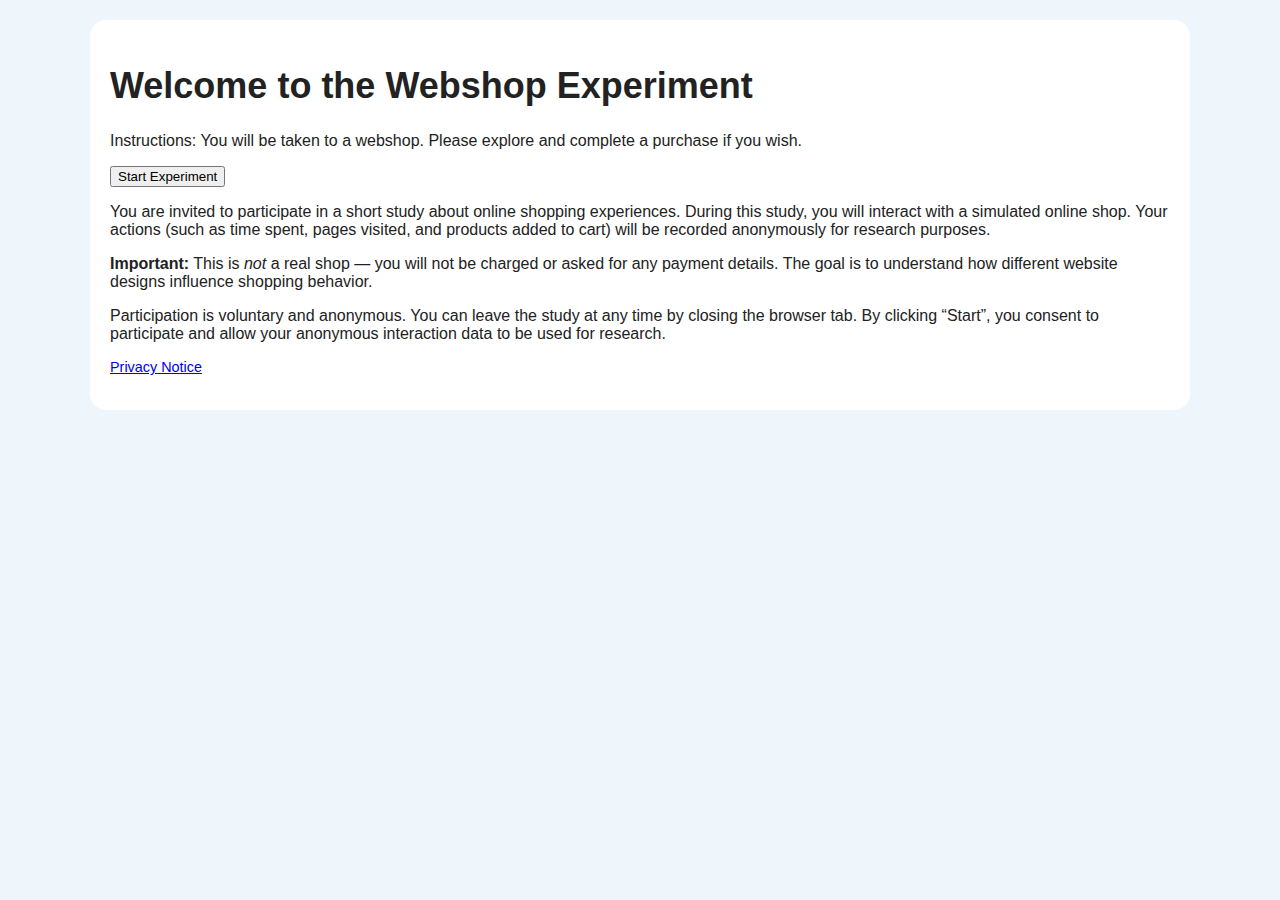
<file: index.html>
<!DOCTYPE html>
<html lang="en">
  <head>
    <meta charset="UTF-8">
    <meta name="viewport" content="width=device-width, initial-scale=1.0">
    <meta http-equiv="X-UA-Compatible" content="ie=edge">
    <title>HTML 5 Boilerplate</title>
    <link rel="stylesheet" href="style.css">
    <script src="js/version.js"></script>
  </head>
  <body>
    <main>
      <h1>Welcome to the Webshop Experiment</h1>
      <p>Instructions: You will be taken to a webshop. Please explore and complete a purchase if you wish.</p>
      <button id="start-btn">Start Experiment</button>
      <p>You are invited to participate in a short study about online shopping experiences. During this study, you will interact with a simulated online shop. Your actions (such as time spent, pages visited, and products added to cart) will be recorded anonymously for research purposes.</p>

    <p>
      <strong>Important:</strong> This is <em>not</em> a real shop — you will not be charged or asked for any payment details. The goal is to understand how different website designs influence shopping behavior.</p>

    <p>Participation is voluntary and anonymous. You can leave the study at any time by closing the browser tab. By clicking “Start”, you consent to participate and allow your anonymous interaction data to be used for research.</p>

    <p style="font-size: 0.9em;">
      <a href="#" onclick="alert('This website is part of a research project conducted for academic purposes. We record anonymous interaction data (for example, pages visited, time spent, and buttons clicked). No personal data (such as name, email, or payment information) are collected, and participation involves no real purchases. The data are stored securely in an EU-compliant database (Firebase/Google Cloud) and are used only for research and educational analysis. You may withdraw at any time by closing the page, and you can request deletion of your data on the debrief page after completing the study.'); return false;">
      Privacy Notice
      </a>
    </p>
  </main>

  <script>
  document.getElementById('start-btn').addEventListener('click', () => {
    const versions = ['awgxgqqnaen.html', 'bqfpmswwuof.html', 'crsvmfzjiif.html', 'degknalnqgm.html'];
    const chosen = versions[Math.floor(Math.random() * versions.length)];
    const sessionId = 'session_' + Math.random().toString(36).substring(2, 10); //generate an ID, I guess
    localStorage.setItem("sessionStartMs", String(Date.now()));
    localStorage.setItem('shopVersion', chosen); // store which version they got
    localStorage.setItem('sessionId', sessionId); // store which session ID they got
    localStorage.setItem("productDetailViewsCount", "0");
    localStorage.setItem("paginationNextCount", "0");
    localStorage.setItem("paginationPrevCount", "0");
    localStorage.setItem("reachedPage2", "false");
    
    window.location.href = 'versions/' + chosen;
  });
  </script>
</body>
</html>
</file>
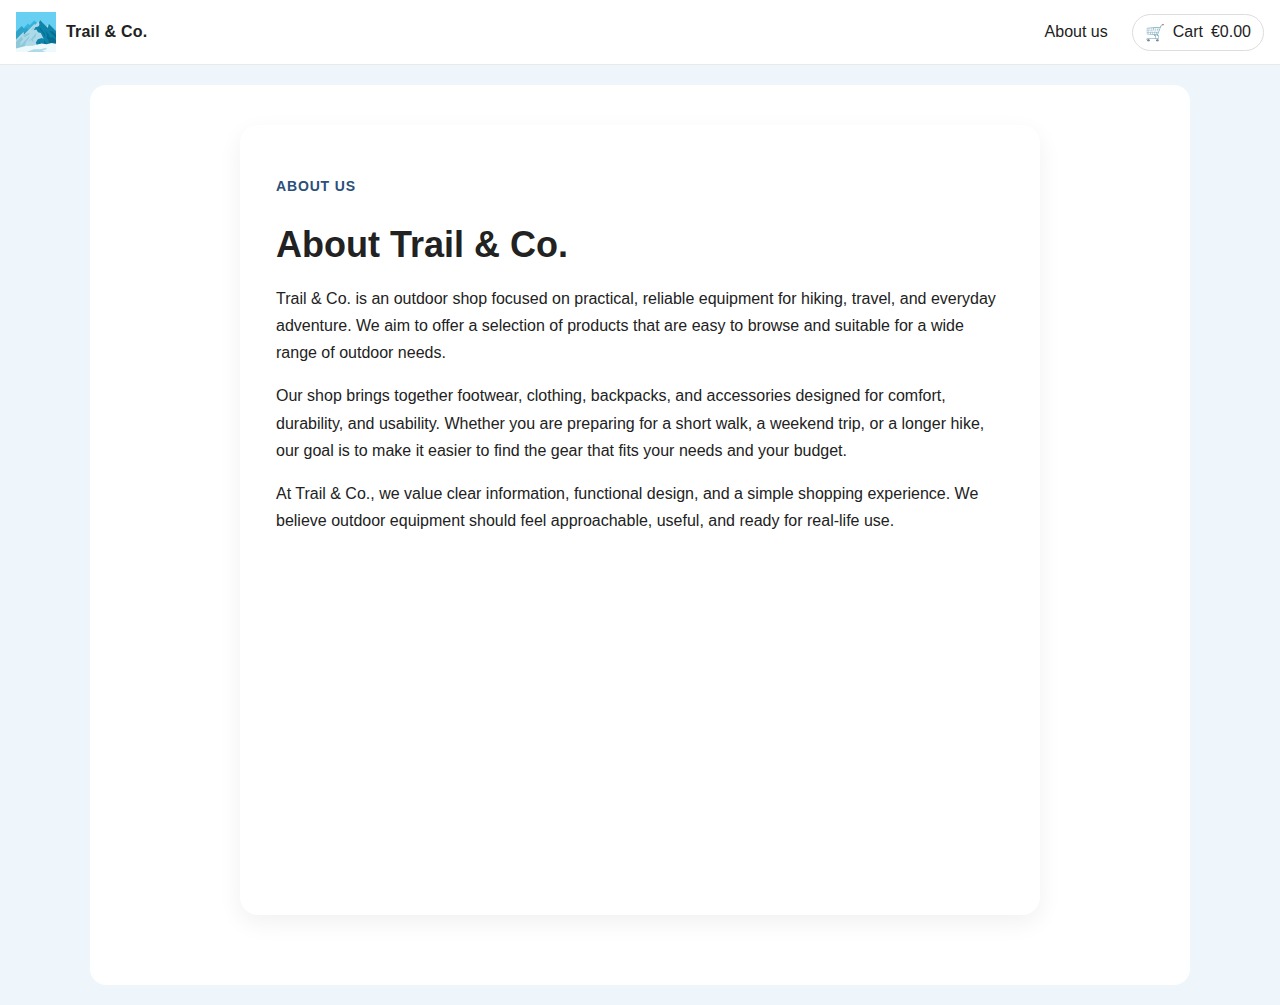
<file: about.html>
<!DOCTYPE html>
<html lang="en">
<head>
  <meta charset="UTF-8" />
  <meta name="viewport" content="width=device-width, initial-scale=1.0" />
  <title>About us</title>
  <link rel="stylesheet" href="style.css" />
  <script src="js/header.js" defer></script>
  <script src="js/cart.js" defer></script>
</head>
<body>
  <main class="about-page">
    <section class="about-card">
      <p class="eyebrow">About us</p>
      <h1>About Trail &amp; Co.</h1>

      <p>
        Trail &amp; Co. is an outdoor shop focused on practical, reliable equipment for hiking, travel, and everyday adventure. We aim to offer a selection of products that are easy to browse and suitable for a wide range of outdoor needs.
      </p>

      <p>
        Our shop brings together footwear, clothing, backpacks, and accessories designed for comfort, durability, and usability. Whether you are preparing for a short walk, a weekend trip, or a longer hike, our goal is to make it easier to find the gear that fits your needs and your budget.
      </p>

      <p>
        At Trail &amp; Co., we value clear information, functional design, and a simple shopping experience. We believe outdoor equipment should feel approachable, useful, and ready for real-life use.
      </p>
    </section>
  </main>

  <script>
    window.addEventListener("DOMContentLoaded", () => {
      window.insertHeader?.();
      window.updateHeaderCart?.();
    });

    window.addEventListener("pageshow", () => {
      window.updateHeaderCart?.();
    });
  </script>
</body>
</html>
</file>
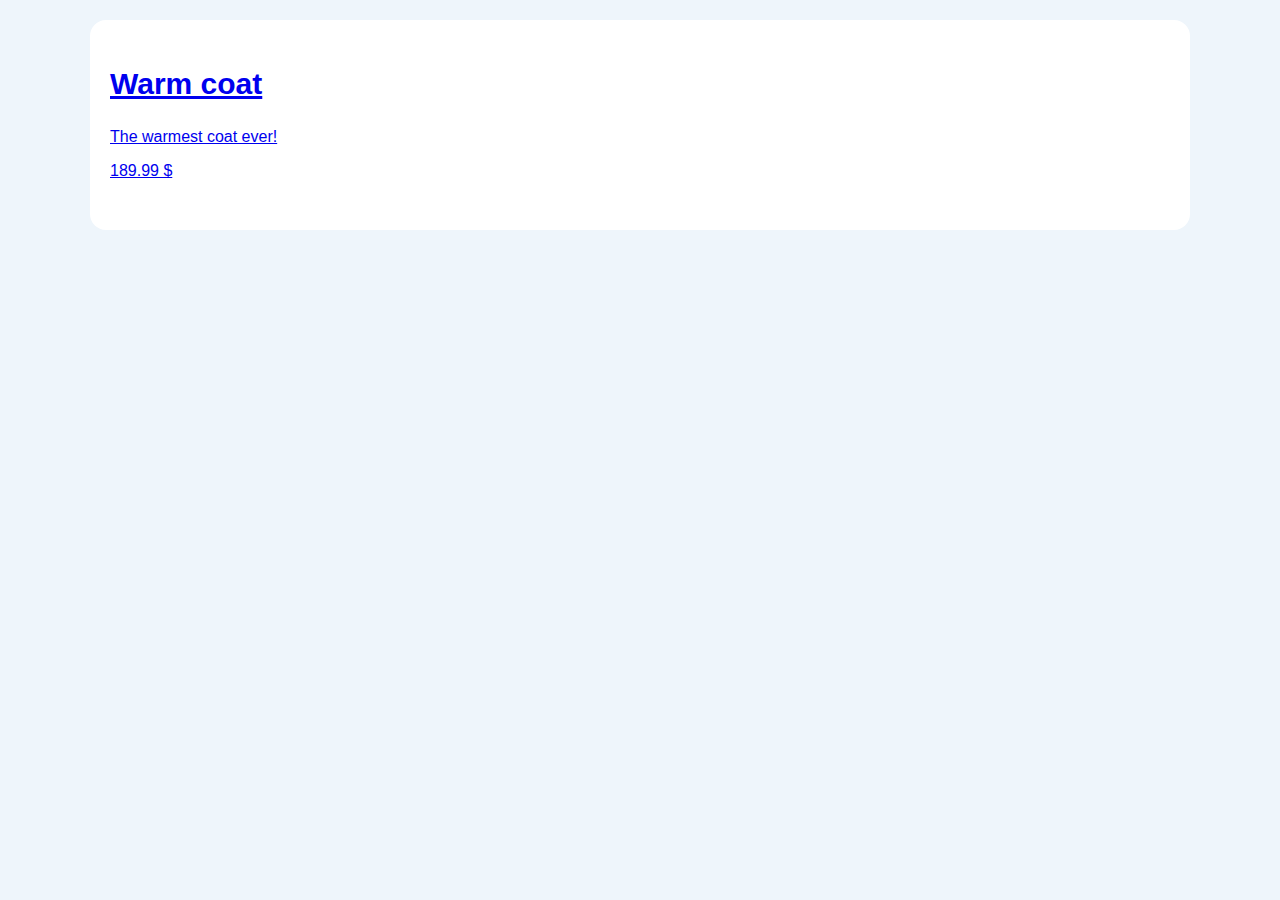
<file: awgxgqqnaen.html>
<!DOCTYPE html>
<html lang="en">
  <head>
    <meta charset="UTF-8">
    <meta name="viewport" content="width=device-width, initial-scale=1.0">
    <meta http-equiv="X-UA-Compatible" content="ie=edge">
    <title>HTML 5 Boilerplate</title>
    <link rel="stylesheet" href="style.css">
  </head>
  <body>
    <main>
        <section>
            <h2><a href="/products/coat1.html">Warm coat</a></h2>
            <p><a href="/products/coat1.html">The warmest coat ever!</a></p>
            <price><a href="/products/coat1.html">189.99 $</a></price>
        </section>
    </main>
    <script src="cart.js"></script>
  </body>
</html>
</file>
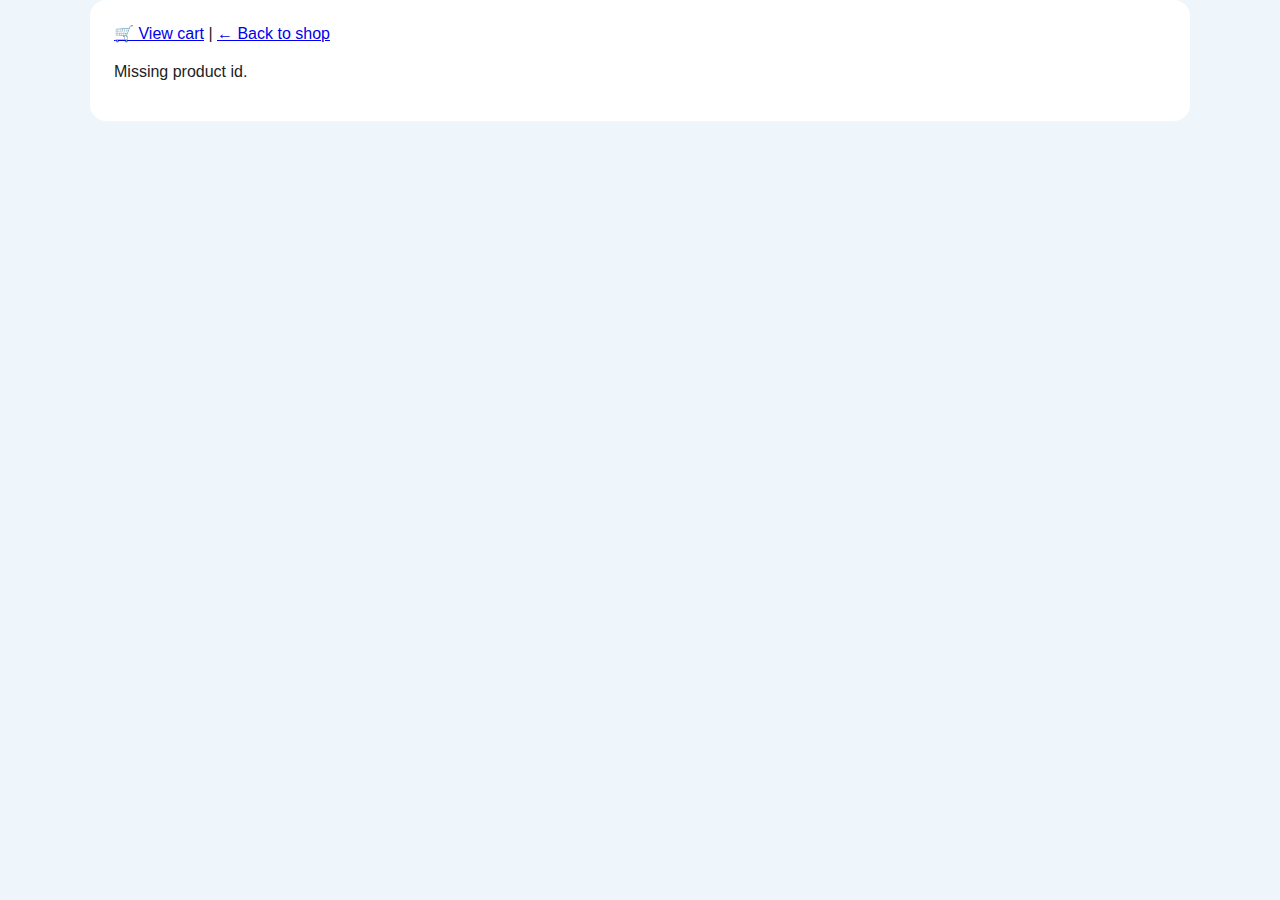
<file: product.html>
<!DOCTYPE html>
<html lang="en">
<head>
  <meta charset="UTF-8" />
  <meta name="viewport" content="width=device-width, initial-scale=1.0" />
  <title>Product</title>

  <link rel="stylesheet" href="style.css" />
  <script src="js/cart.js" defer></script>
</head>
<body>
  <main class="container">
    <a href="cart.html">🛒 View cart</a> |
    <a href="versions/crsvmfzjiif.html">← Back to shop</a>

    <div id="product" style="margin-top: 20px;"></div>
  </main>

  <script>
    const params = new URLSearchParams(window.location.search);
    const id = Number(params.get("id"));

    if (!id) {
      document.getElementById("product").innerHTML = "<p>Missing product id.</p>";
      throw new Error("Missing product id in URL");
    }

    fetch("products.json")
      .then(res => res.json())
      .then(products => {
        const p = products.find(x => Number(x.id) === id);

        if (!p) {
          document.getElementById("product").innerHTML = "<p>Product not found.</p>";
          return;
        }

        const views = Number(localStorage.getItem("productDetailViewsCount") || 0);
        localStorage.setItem("productDetailViewsCount", String(views + 1));

        document.title = p.name;

        document.getElementById("product").innerHTML = `
          <div class="product-detail">
            <img class="product-detail-img" src="${p.image}" alt="${p.name}">
            <div class="product-detail-info">
              <h1>${p.name}</h1>
              <p class="price">€${Number(p.price).toFixed(2)}</p>
              <p>${p.shortDesc || ""}</p>
              <p><small>Rating: ${p.rating ?? "—"} (${p.reviews ?? 0} reviews)</small></p>

              <button id="addBtn" type="button"
                data-id="${p.id}"
                data-name="${encodeURIComponent(p.name)}"
                data-price="${Number(p.price)}"
              >Add to cart</button>
            </div>
          </div>
        `;

        // Attach AFTER the button exists
        document.getElementById("addBtn").addEventListener("click", (e) => {
          const btn = e.currentTarget;
          window.addToCart(
            Number(btn.dataset.id),
            decodeURIComponent(btn.dataset.name),
            Number(btn.dataset.price)
          );
        });
      })
      .catch(err => {
        console.error(err);
        document.getElementById("product").innerHTML = "<p>Could not load product.</p>";
      });
  </script>
</body>
</html>
</file>
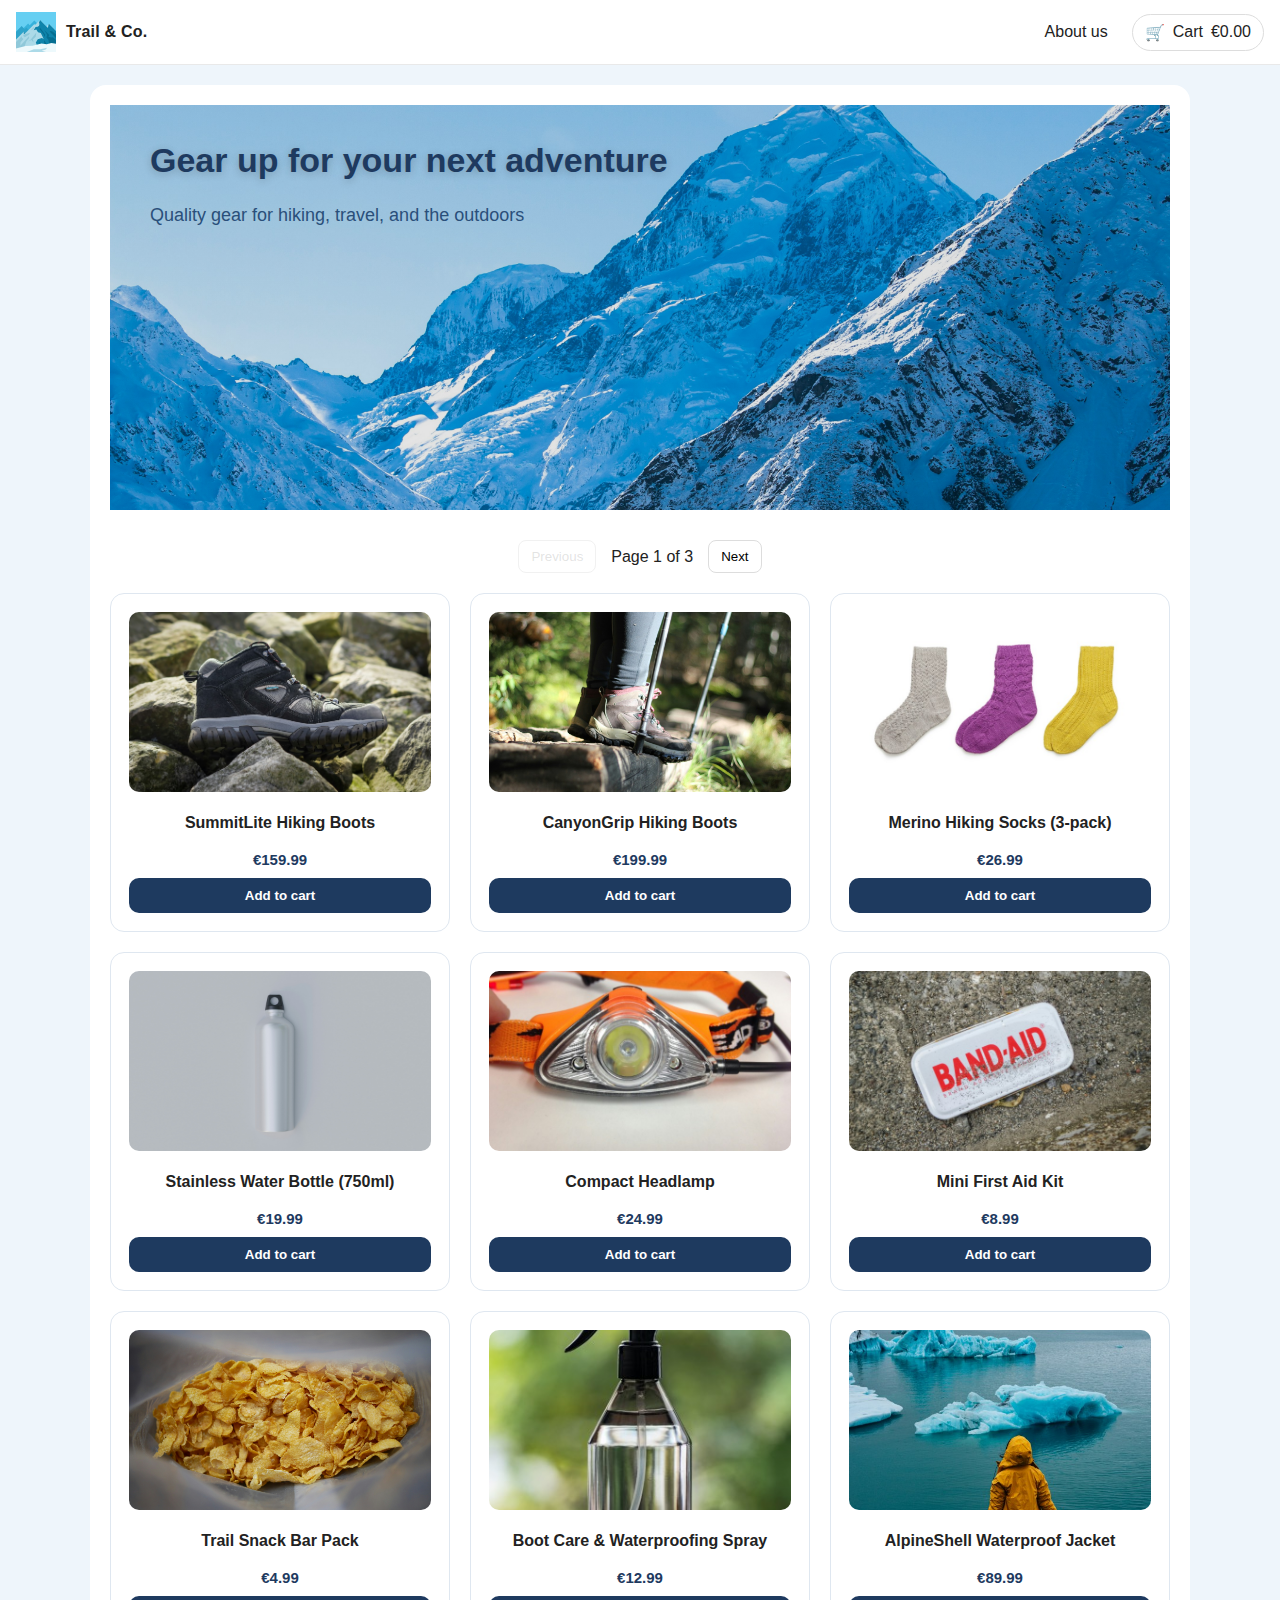
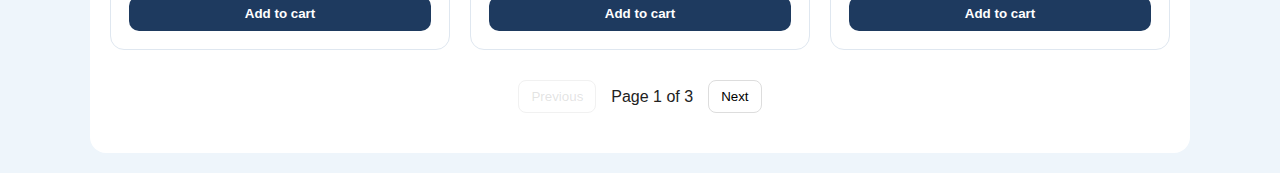
<file: versions/awgxgqqnaen.html>
<!DOCTYPE html>
<html lang="en">
  <head>
    <meta charset="UTF-8" />
    <meta name="viewport" content="width=device-width, initial-scale=1.0" />
    <meta http-equiv="X-UA-Compatible" content="ie=edge" />
    <title>Trail and Co</title>
    <link rel="stylesheet" href="../style.css">
    <script src="../js/cart.js" defer></script>
    <script src="../js/header.js" defer></script>
  </head>

  <body>
    <main>
        <section id="hero">
          <div class="hero-copy">
            <h1>Gear up for your next adventure</h1>
            <p>Quality gear for hiking, travel, and the outdoors</p>
          </div>
      </section>
      
      <div class="pagination" id="paginationTop">
        <button id="prevBtnTop" type="button">Previous</button>
        <span id="pageInfoTop"></span>
        <button id="nextBtnTop" type="button">Next</button>
      </div>

      <section>
        <div id="product-list"></div>
      </section>

      <!-- Pagination controls -->
      <div class="pagination">
        <button id="prevBtn" type="button">Previous</button>
        <span id="pageInfo"></span>
        <button id="nextBtn" type="button">Next</button>
      </div>
    </main>

    <script>
      function incMetric(key) {
        const n = Number(localStorage.getItem(key) || 0);
        localStorage.setItem(key, String(n + 1));
      }
      function setBool(key, value) {
        localStorage.setItem(key, value ? "true" : "false");
      }

      // --- Pagination settings ---
      let currentPage = 1;
      const productsPerPage =9; // change this to 6/8 if you want
      let allProducts = [];

      // Load products dynamically from products.json
      fetch("../products.json")
        .then((res) => res.json())
        .then((products) => {
          allProducts = products;
          renderPage();
        })
        .catch((err) => {
          console.error("Failed to load products.json:", err);
          const container = document.getElementById("product-list");
          container.innerHTML = "<p>Sorry, products could not be loaded.</p>";
        });

      function renderPage() {
        const container = document.getElementById("product-list");
        container.innerHTML = "";

        const totalPages = Math.ceil(allProducts.length / productsPerPage);
        if (currentPage >= 2) setBool("reachedPage2", true);
        const start = (currentPage - 1) * productsPerPage;
        const end = start + productsPerPage;
        const pageProducts = allProducts.slice(start, end);

        pageProducts.forEach((p) => {
          const item = document.createElement("div");
          item.classList.add("product");

        item.innerHTML = [
          `<a href="../product.html?id=${p.id}&from=awgxgqqnaen.html">`,
          `<img src="../${p.image}" alt="${p.name}">`,
          `</a>`,
          `<h3><a class="product-link" href="../product.html?id=${p.id}&from=awgxgqqnaen.html">${p.name}</a></h3>`,
          `<p>€${Number(p.price).toFixed(2)}</p>`,
          `<button type="button" class="add-to-cart shop-btn" data-id="${p.id}" data-name="${encodeURIComponent(p.name)}" data-price="${Number(p.price)}" data-image="${p.image}">Add to cart</button>`
        ].join("");


          container.appendChild(item);
        });


        // Update UI state
        // Update page info
        document.getElementById("pageInfo").textContent = `Page ${currentPage} of ${totalPages}`;
        document.getElementById("pageInfoTop").textContent = `Page ${currentPage} of ${totalPages}`;

        // Update button states
        const prevDisabled = currentPage <= 1;
        const nextDisabled = currentPage >= totalPages;

        document.getElementById("prevBtn").disabled = prevDisabled;
        document.getElementById("nextBtn").disabled = nextDisabled;

        document.getElementById("prevBtnTop").disabled = prevDisabled;
        document.getElementById("nextBtnTop").disabled = nextDisabled;
      }

      document.getElementById("nextBtn").addEventListener("click", () => {
        const totalPages = Math.ceil(allProducts.length / productsPerPage);
        if (currentPage < totalPages) {
          incMetric("paginationNextCount");   // ✅ add
          currentPage++;
          renderPage();
          window.scrollTo({ top: 0, behavior: "smooth" });
        }
      });

      document.getElementById("prevBtn").addEventListener("click", () => {
        if (currentPage > 1) {
          incMetric("paginationPrevCount");   // ✅ add
          currentPage--;
          renderPage();
          window.scrollTo({ top: 0, behavior: "smooth" });
        }
      });

      document.getElementById("nextBtnTop").addEventListener("click", () => {
      document.getElementById("nextBtn").click();
    });

      document.getElementById("prevBtnTop").addEventListener("click", () => {
      document.getElementById("prevBtn").click();
    });

      document.getElementById("product-list").addEventListener("click", (e) => {
        const btn = e.target.closest(".add-to-cart");
        if (!btn) return;

        const id = Number(btn.dataset.id);
        const name = decodeURIComponent(btn.dataset.name);
        const price = Number(btn.dataset.price);
        const image = btn.dataset.image;

        window.addToCart(id, name, price, image);
      });

      window.updateHeaderCart?.();

      window.updateHeaderCart?.();

      window.addEventListener("pageshow", () => {
      window.updateHeaderCart?.();
      });

      window.addEventListener("DOMContentLoaded", () => {
      window.insertHeader?.();
      window.updateHeaderCart?.();
      });
    </script>
  </body>

</html>
</file>
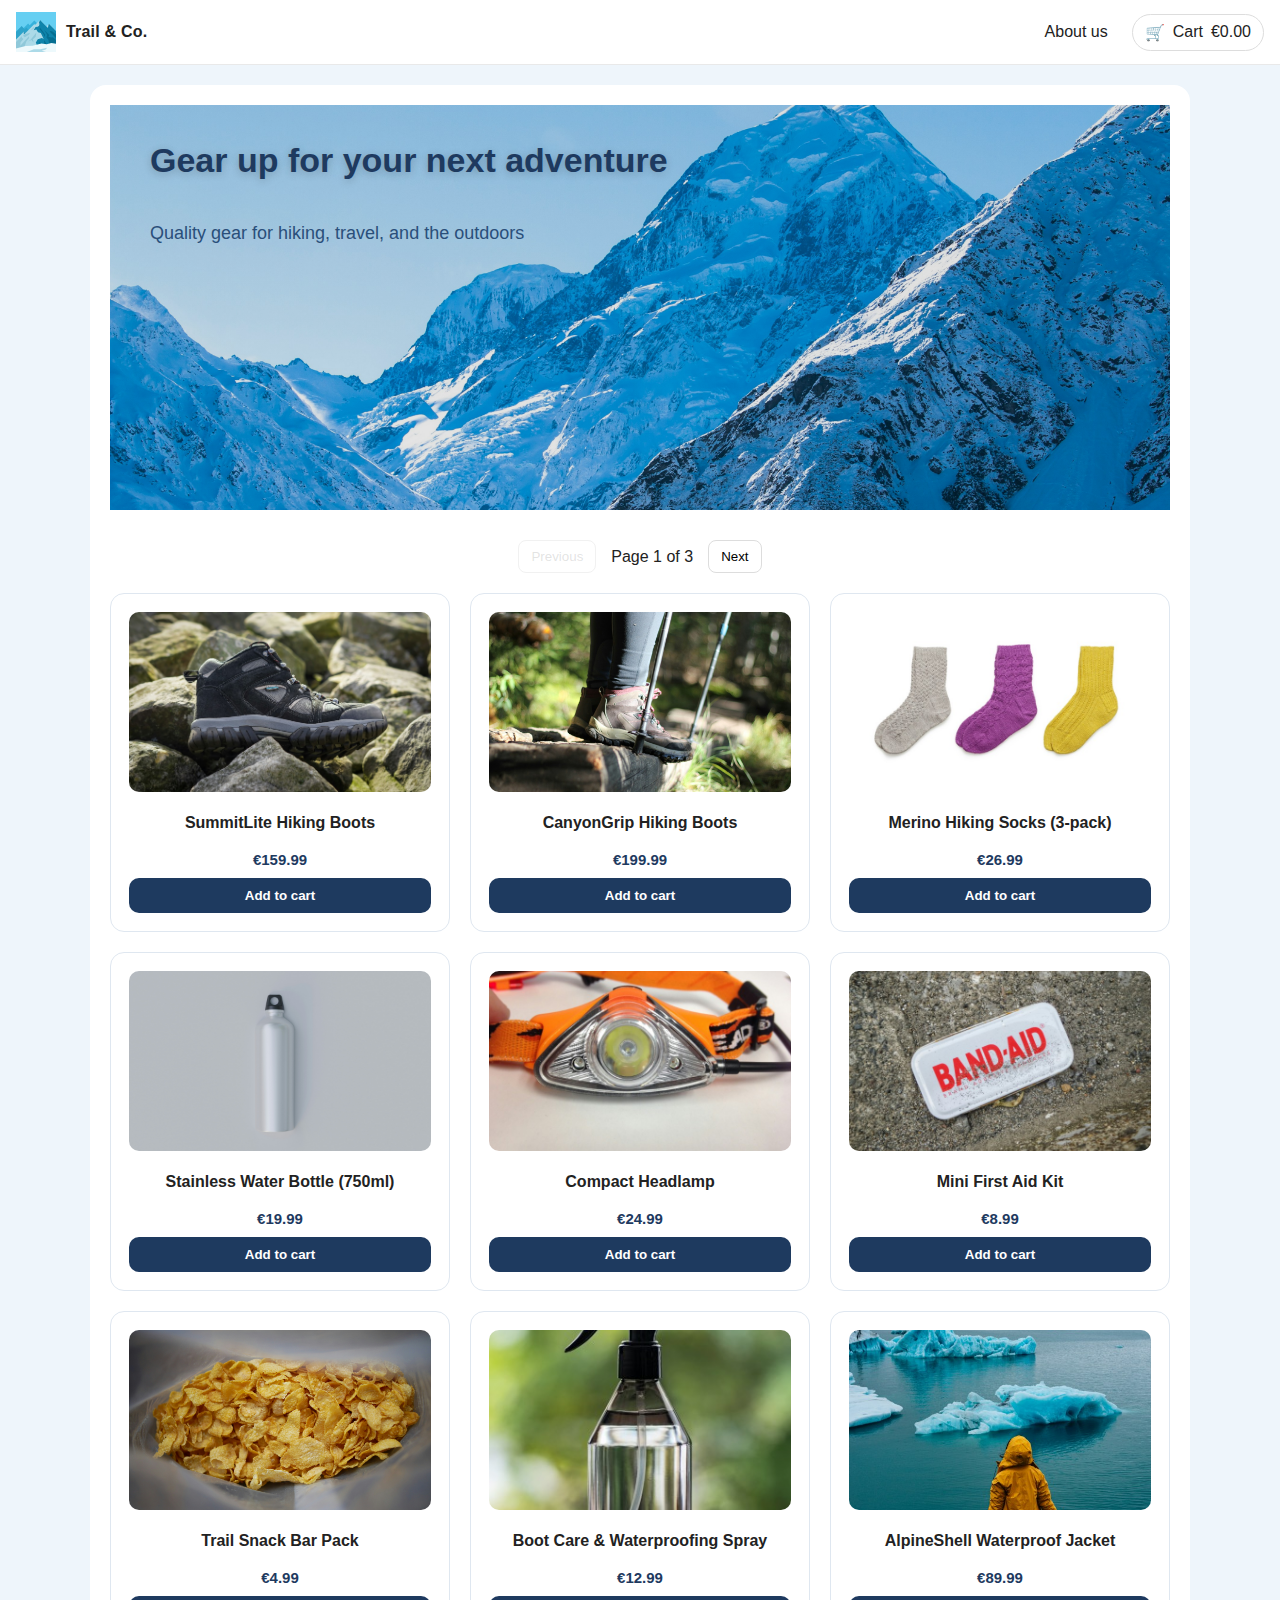
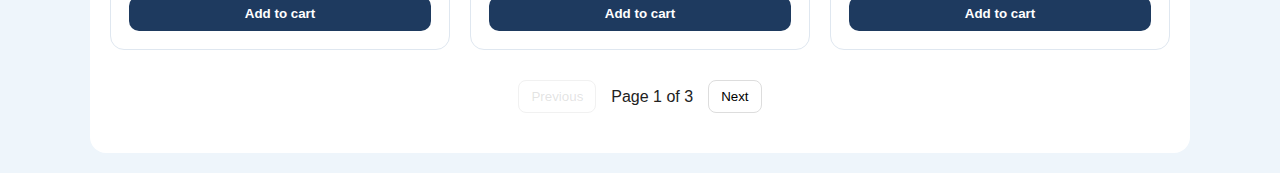
<file: versions/bqfpmswwuof.html>
<!DOCTYPE html>
<html lang="en">
  <head>
    <meta charset="UTF-8" />
    <meta name="viewport" content="width=device-width, initial-scale=1.0" />
    <meta http-equiv="X-UA-Compatible" content="ie=edge" />
    <title>Trail and Co</title>
    <link rel="stylesheet" href="../style.css">
    <script src="../js/cart.js" defer></script>
    <script src="../js/header.js" defer></script>
  </head>

  <body>
    <main>
        <section id="hero">
        <h1>Gear up for your next adventure</h1>
        <p>Quality gear for hiking, travel, and the outdoors</p>
      </section>
      
      <div class="pagination" id="paginationTop">
        <button id="prevBtnTop" type="button">Previous</button>
        <span id="pageInfoTop"></span>
        <button id="nextBtnTop" type="button">Next</button>
      </div>

      <section>
        <div id="product-list"></div>
      </section>

      <!-- Pagination controls -->
      <div class="pagination">
        <button id="prevBtn" type="button">Previous</button>
        <span id="pageInfo"></span>
        <button id="nextBtn" type="button">Next</button>
      </div>
    </main>

    <script>
      function incMetric(key) {
        const n = Number(localStorage.getItem(key) || 0);
        localStorage.setItem(key, String(n + 1));
      }
      function setBool(key, value) {
        localStorage.setItem(key, value ? "true" : "false");
      }

      // --- Pagination settings ---
      let currentPage = 1;
      const productsPerPage =9; // change this to 6/8 if you want
      let allProducts = [];

      // Load products dynamically from products.json
      fetch("../products.json")
        .then((res) => res.json())
        .then((products) => {
          allProducts = products;
          renderPage();
        })
        .catch((err) => {
          console.error("Failed to load products.json:", err);
          const container = document.getElementById("product-list");
          container.innerHTML = "<p>Sorry, products could not be loaded.</p>";
        });

      function renderPage() {
        const container = document.getElementById("product-list");
        container.innerHTML = "";

        const totalPages = Math.ceil(allProducts.length / productsPerPage);
        if (currentPage >= 2) setBool("reachedPage2", true);
        const start = (currentPage - 1) * productsPerPage;
        const end = start + productsPerPage;
        const pageProducts = allProducts.slice(start, end);

        pageProducts.forEach((p) => {
          const item = document.createElement("div");
          item.classList.add("product");

        item.innerHTML = [
          `<a href="../product.html?id=${p.id}">`,
          `<img src="../${p.image}" alt="${p.name}">`,
          `</a>`,
          `<h3><a class="product-link" href="../product.html?id=${p.id}">${p.name}</a></h3>`,
          `<p>€${Number(p.price).toFixed(2)}</p>`,
          `<button type="button" class="add-to-cart shop-btn" data-id="${p.id}" data-name="${encodeURIComponent(p.name)}" data-price="${Number(p.price)}" data-image="${p.image}">Add to cart</button>`
        ].join("");


          container.appendChild(item);
        });


        // Update UI state
        // Update page info
        document.getElementById("pageInfo").textContent = `Page ${currentPage} of ${totalPages}`;
        document.getElementById("pageInfoTop").textContent = `Page ${currentPage} of ${totalPages}`;

        // Update button states
        const prevDisabled = currentPage <= 1;
        const nextDisabled = currentPage >= totalPages;

        document.getElementById("prevBtn").disabled = prevDisabled;
        document.getElementById("nextBtn").disabled = nextDisabled;

        document.getElementById("prevBtnTop").disabled = prevDisabled;
        document.getElementById("nextBtnTop").disabled = nextDisabled;
      }

      document.getElementById("nextBtn").addEventListener("click", () => {
        const totalPages = Math.ceil(allProducts.length / productsPerPage);
        if (currentPage < totalPages) {
          incMetric("paginationNextCount");   // ✅ add
          currentPage++;
          renderPage();
          window.scrollTo({ top: 0, behavior: "smooth" });
        }
      });

      document.getElementById("prevBtn").addEventListener("click", () => {
        if (currentPage > 1) {
          incMetric("paginationPrevCount");   // ✅ add
          currentPage--;
          renderPage();
          window.scrollTo({ top: 0, behavior: "smooth" });
        }
      });

      document.getElementById("nextBtnTop").addEventListener("click", () => {
      document.getElementById("nextBtn").click();
    });

      document.getElementById("prevBtnTop").addEventListener("click", () => {
      document.getElementById("prevBtn").click();
    });

      document.getElementById("product-list").addEventListener("click", (e) => {
        const btn = e.target.closest(".add-to-cart");
        if (!btn) return;

        const id = Number(btn.dataset.id);
        const name = decodeURIComponent(btn.dataset.name);
        const price = Number(btn.dataset.price);

        // cart.js defines window.addToCart
        const image = btn.dataset.image;
        window.addToCart(id, name, price, image);
      });

      window.updateHeaderCart?.();

      window.addEventListener("pageshow", () => {
      window.updateHeaderCart?.();
      });

      window.addEventListener("DOMContentLoaded", () => {
      window.insertHeader?.();
      window.updateHeaderCart?.();
      });
    </script>
  </body>

</html>
</file>
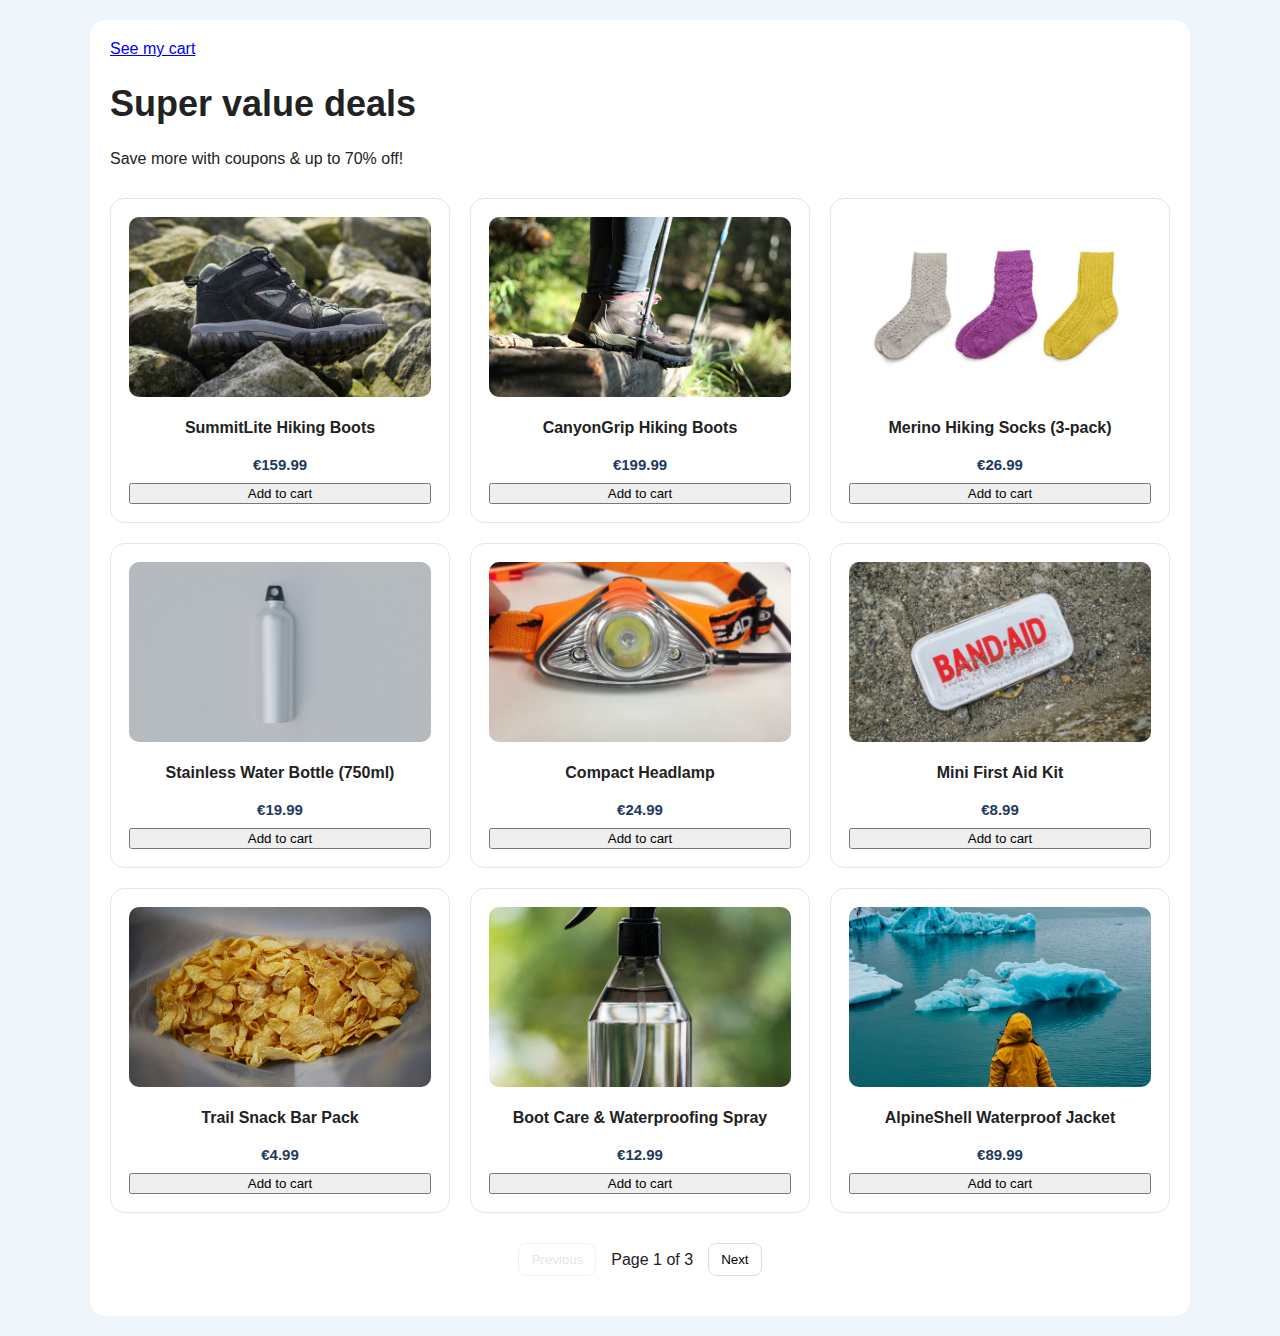
<file: versions/crsvmfzjiif.html>
<!DOCTYPE html>
<html lang="en">
  <head>
    <meta charset="UTF-8" />
    <meta name="viewport" content="width=device-width, initial-scale=1.0" />
    <meta http-equiv="X-UA-Compatible" content="ie=edge" />
    <title>Shop (Control)</title>
    <link rel="stylesheet" href="../style.css">
    <script src="../js/cart.js" defer></script>
  </head>

  <body>
    <main>
      <a href="../cart.html">See my cart</a>

      <section id="intro">
        <h1>Super value deals</h1>
        <p>Save more with coupons & up to 70% off!</p>
      </section>

      <section>
        <div id="product-list"></div>
      </section>

      <!-- Pagination controls -->
      <div class="pagination">
        <button id="prevBtn" type="button">Previous</button>
        <span id="pageInfo"></span>
        <button id="nextBtn" type="button">Next</button>
      </div>
    </main>

    <script>
      function incMetric(key) {
        const n = Number(localStorage.getItem(key) || 0);
        localStorage.setItem(key, String(n + 1));
      }
      function setBool(key, value) {
        localStorage.setItem(key, value ? "true" : "false");
      }

      // --- Pagination settings ---
      let currentPage = 1;
      const productsPerPage =9; // change this to 6/8 if you want
      let allProducts = [];

      // Load products dynamically from products.json
      fetch("../products.json")
        .then((res) => res.json())
        .then((products) => {
          allProducts = products;
          renderPage();
        })
        .catch((err) => {
          console.error("Failed to load products.json:", err);
          const container = document.getElementById("product-list");
          container.innerHTML = "<p>Sorry, products could not be loaded.</p>";
        });

      function renderPage() {
        const container = document.getElementById("product-list");
        container.innerHTML = "";

        const totalPages = Math.ceil(allProducts.length / productsPerPage);
        if (currentPage >= 2) setBool("reachedPage2", true);
        const start = (currentPage - 1) * productsPerPage;
        const end = start + productsPerPage;
        const pageProducts = allProducts.slice(start, end);

        pageProducts.forEach((p) => {
          const item = document.createElement("div");
          item.classList.add("product");

        item.innerHTML = [
          `<a href="../product.html?id=${p.id}">`,
          `<img src="../${p.image}" alt="${p.name}">`,
          `</a>`,
          `<h3>${p.name}</h3>`,
          `<p>€${Number(p.price).toFixed(2)}</p>`,
          `<button type="button" class="add-to-cart" data-id="${p.id}" data-name="${encodeURIComponent(p.name)}" data-price="${Number(p.price)}">Add to cart</button>`
        ].join("");


          container.appendChild(item);
        });


        // Update UI state
        document.getElementById("pageInfo").textContent = `Page ${currentPage} of ${totalPages}`;
        document.getElementById("prevBtn").disabled = currentPage <= 1;
        document.getElementById("nextBtn").disabled = currentPage >= totalPages;
      }

      document.getElementById("nextBtn").addEventListener("click", () => {
        const totalPages = Math.ceil(allProducts.length / productsPerPage);
        if (currentPage < totalPages) {
          incMetric("paginationNextCount");   // ✅ add
          currentPage++;
          renderPage();
          window.scrollTo({ top: 0, behavior: "smooth" });
        }
      });

      document.getElementById("prevBtn").addEventListener("click", () => {
        if (currentPage > 1) {
          incMetric("paginationPrevCount");   // ✅ add
          currentPage--;
          renderPage();
          window.scrollTo({ top: 0, behavior: "smooth" });
        }
      });

      document.getElementById("product-list").addEventListener("click", (e) => {
        const btn = e.target.closest(".add-to-cart");
        if (!btn) return;

        const id = Number(btn.dataset.id);
        const name = decodeURIComponent(btn.dataset.name);
        const price = Number(btn.dataset.price);

        // cart.js defines window.addToCart
        window.addToCart(id, name, price);
      });

    </script>
  </body>
</html>
</file>
<file: style.css>
* {
    box-sizing: border-box;
    font-family: 'Arial',sans-serif;
}

body {

  font-family: Arial, sans-serif;
  color: #222;
  background: #eef5fb;
  margin: 0;
}

main {
  max-width: 1100px;
  margin: 20px auto;
  padding: 20px;
  background: #fff;
  border-radius: 16px;
}

main section {
  margin-bottom: 30px;
}

/* Centered content wrapper */
.container {
  max-width: 1100px;
  margin: 0 auto;
  padding: 24px;
}

h1 {
    font-size: 36px;
    line-height: 44px;
    color: #222;
}

h2 {
    font-size: 30px;
    line-height: 38px;
    color: #222;
}

h4 {
    font-size: 20px;
    color: #222;
}

#hero {
    background-image: 
    linear-gradient(rgba(0, 0, 0, 0.13), rgba(0, 0, 0, 0.1)),
    url(media/mountain/photoholgic-iFEvKX0LC2k-unsplash.jpg);
    width: 100%;
    height: 45vh;
    min-height: 280px;
    background-size: cover;
    background-position: top 25% right 0;
    padding: 0 80px;
    display: flex;
    flex-direction: column;
    align-items: flex-start;
    padding: 10px 40px;
    justify-content: flex-start;
}

#hero h1 {
  color: #1e3a5f;
  font-size: 34px;
  font-weight: 700;
  text-shadow: 0 2px 8px rgba(0,0,0,0.2);
}

#hero p {
  color: #2a4f7a;
  font-size: 18px;
}

/*Products in a grid*/
/* 3-column grid */
#product-list {
  display: grid;
  grid-template-columns: repeat(3, 1fr);
  gap: 20px;
}

/*Products look like a card */
.product {
  border: 1px solid #dfe7f0;
  border-radius: 14px;
  padding: 18px;
  background: #fff;
  text-align: center;

  display: flex;
  flex-direction: column;
  justify-content: space-between;

  transition: transform 0.15s ease, box-shadow 0.15s ease;
}

.product h3 {
  font-size: 16px;
  margin: 8px 0 4px;
  font-weight: 600;
}

.product p {
  font-size: 15px;
  font-weight: 700;
  color: #1e3a5f;
  margin-bottom: 10px;
}

.product:hover {
  transform: translateY(-3px);
  box-shadow: 0 6px 18px rgba(0, 0, 0, 0.08);
}

.product img {
  width: 100%;
  height: 180px;
  object-fit: cover;
  border-radius: 10px;
  margin-bottom: 10px;
}

.shop-btn {
  margin-top: auto;
  padding: 10px 14px;
  border-radius: 10px;
  border: none;
  background: #1e3a5f;
  color: white;
  font-weight: 600;
  cursor: pointer;
  transition: background 0.2s ease, transform 0.15s ease;
}

.shop-btn:hover {
  background: #2a4f7a;
}

.shop-btn:active {
  transform: translateY(1px);
}

/*Product detail page */
.product-detail {
  display: grid;
  grid-template-columns: 1fr 1fr;
  gap: 40px;
  align-items: start;
  margin-top: 30px;
}

.product-detail-img {
  width: 100%;
  max-width: 520px;
  border-radius: 16px;
  object-fit: cover;
  display: block;
  box-shadow: 0 4px 14px rgba(0, 0, 0, 0.08);
}

.product-detail-info {
  display: flex;
  flex-direction: column;
  gap: 14px;
}

.product-detail-info h1 {
  font-size: 32px;
  line-height: 1.2;
  margin: 0;
}

.product-detail-info .price {
  font-size: 26px;
  font-weight: 700;
  color: #1e3a5f;
  margin: 0;
}

.product-detail-info p {
  margin: 0;
  line-height: 1.5;
}

.product-rating {
  font-size: 14px;
  font-weight: 600;
  color: #1e3a5f;
}

.product-rating span {
  color: #666;
  font-weight: 400;
}

.product-detail-info .shop-btn {
  width: fit-content;
  min-width: 180px;
  margin-top: 10px;
}

/* Responsive layout */
@media (max-width: 768px) {
  .product-detail {
    grid-template-columns: 1fr;
    gap: 24px;
  }

  .product-detail-img {
    max-width: 100%;
  }

  .product-detail-info .shop-btn {
    width: 100%;
  }
}

.product-top-links {
  margin-bottom: 20px;
  font-size: 14px;
}

.product-link {
  text-decoration: none;
  color: inherit;
}

.product-link:hover {
  text-decoration: underline;
}

/* Header */
.site-header{
  position: sticky;
  top: 0;
  z-index: 50;
  background: #fff;
  border-bottom: 1px solid #e9e9e9;
  padding: 12px 16px;
  display: flex;
  align-items: center;
  justify-content: space-between;
  gap: 16px;
}

.brand{
  display:flex;
  align-items:center;
  gap:10px;
  text-decoration:none;
  color:#222;
}

.brand-logo{
  width: 40px;
  height: 40px;
  object-fit: contain;
}

.brand-name{
  font-weight: 800;
  letter-spacing: .2px;
}

.nav{
  display:flex;
  align-items:center;
  gap: 14px;
}

.nav-link{
  text-decoration:none;
  color:#222;
  padding: 8px 10px;
  border-radius: 10px;
}

.nav-link:hover{
  background:#f5f5f5;
}



/* Responsive: collapse nav a bit */
@media (max-width: 640px){
  .brand-name{ display:none; }
  .cart-text{ display:none; }
  .nav{ gap: 8px; }
}


/* Cart page layout */
.cart-container{
  max-width: 1000px;
  margin: 30px auto;
  padding: 24px;
  background: #fff;
  border-radius: 18px;;
}

.cart-title{
  font-size: 28px;
  margin: 16px 0 12px;
}

#cart-items{
  display: flex;
  flex-direction: column;
  gap: 12px;
  margin-top: 16px;
}

.cart-row {
  display: flex;
  align-items: center;
  justify-content: space-between;
  gap: 16px;
  padding: 16px;
  border: 1px solid #e7e7e7;
  border-radius: 14px;
  background: #fff;
  flex-wrap: wrap;
}

.cart-row-left {
  display: flex;
  flex-direction: column;
  gap: 6px;
  flex: 1 1 220px;
  min-width: 180px;
}

.cart-name{
  font-weight: 800;
  margin-bottom: 4px;
}

.cart-meta{
  color: #666;
  font-size: 13px;
}

.cart-row-right {
  display: flex;
  align-items: center;
  gap: 14px;
  flex-wrap: wrap;
  justify-content: flex-end;
}

.qty{
  display: inline-flex;
  align-items: center;
  gap: 10px;
  border: 1px solid #e7e7e7;
  border-radius: 999px;
  padding: 6px 10px;
}

.qty-btn{
  width: 30px;
  height: 30px;
  border-radius: 999px;
  border: 1px solid #ddd;
  background: #f7f7f7;
  cursor: pointer;
  font-size: 18px;
  line-height: 1;
}

.qty-num{
  min-width: 18px;
  text-align: center;
  font-weight: 700;
}

.line-total{
  font-weight: 800;
  min-width: 90px;
  text-align: right;
  color: #1e3a5f;
}

.remove-btn {
  border: none;
  background: transparent;
  color: #b00020;
  cursor: pointer;
  font-weight: 700;
  white-space: nowrap;
}

.cart-summary{
  display: flex;
  align-items: center;
  justify-content: space-between;
  margin-top: 18px;
  padding-top: 14px;
  border-top: 1px solid #eee;
}

#cart-total{
  font-weight: 800;
  font-size: 1rem;
  color: #222;
}

#checkout-btn{
  padding: 12px 16px;
  border-radius: 12px;
  border: none;
  cursor: pointer;
  font-weight: 800;
}

#checkout-btn:disabled{
  opacity: 0.45;
  cursor: not-allowed;
}

/* Mobile */
@media (max-width: 640px) {
  .cart-row {
    align-items: flex-start;
  }

  .cart-row-right {
    width: 100%;
    justify-content: flex-start;
  }

  .line-total {
    text-align: left;
    min-width: auto;
  }
}

.cart-thumb{
  width: 80px;
  height: 80px;
  border-radius: 12px;
  object-fit: cover;
  border: 1px solid #eee;
  flex: 0 0 auto;
}

.cart-link {
  display: inline-flex;
  align-items: center;
  gap: 8px;
  padding: 8px 12px;
  border: 1px solid #ddd;
  border-radius: 999px;
  background: #fff;
  transition: all 0.2s ease;
}

.cart-link:hover {
  background: #f7f7f7;
}

.cart-link.has-items {
  border-color: #222;
  box-shadow: 0 2px 8px rgba(0, 0, 0, 0.08);
}

.cart-icon {
  font-size: 1rem;
}

.cart-badge {
  min-width: 22px;
  height: 22px;
  padding: 0 6px;
  border-radius: 999px;
  background: #111;
  color: #fff;
  font-size: 0.75rem;
  font-weight: 700;
  display: inline-flex;
  align-items: center;
  justify-content: center;
}

@keyframes cartBump {
  0% { transform: scale(1); }
  50% { transform: scale(1.04); }
  100% { transform: scale(1); }
}

.cart-bump {
  animation: cartBump 0.25s ease;
}

.pagination {
  display: flex;
  justify-content: center;
  align-items: center;
  gap: 15px;
  margin: 20px 0;
}

.pagination button {
  padding: 8px 12px;
  border-radius: 8px;
  border: 1px solid #ddd;
  background: white;
  cursor: pointer;
}

.pagination button:disabled {
  opacity: 0.4;
  cursor: not-allowed;
}

.product-top-links {
  display: flex;
  gap: 12px;
  flex-wrap: wrap;
  margin-bottom: 20px;
}

.top-link {
  display: inline-flex;
  align-items: center;
  gap: 6px;
  padding: 10px 14px;
  border: 1px solid #dfe7f0;
  border-radius: 10px;
  background: #fff;
  color: #1e3a5f;
  text-decoration: none;
  font-size: 15px;
  font-weight: 600;
  transition: background 0.2s ease, border-color 0.2s ease;
}

.top-link:hover {
  background: #f5f9fc;
  border-color: #c9d9ea;
}

.empty-cart {
  text-align: center;
  padding: 40px 20px;
  border: 1px solid #dfe7f0;
  border-radius: 14px;
  background: #fff;
}

.empty-cart p {
  margin-bottom: 16px;
  font-size: 18px;
  font-weight: 600;
}

/* Intro page */

.intro-page {
  min-height: 100vh;
  display: flex;
  align-items: center;
  justify-content: center;
  padding: 40px 20px;
}

.intro-card {
  max-width: 760px;
  background: #fff;
  border-radius: 18px;
  padding: 36px;
  box-shadow: 0 8px 24px rgba(0, 0, 0, 0.06);
}

.eyebrow {
  font-size: 14px;
  font-weight: 700;
  text-transform: uppercase;
  letter-spacing: 0.06em;
  color: #2a4f7a;
  margin-bottom: 10px;
}

.intro-card h1 {
  margin-bottom: 16px;
}

.lead {
  font-size: 18px;
  margin-bottom: 20px;
}

.task-box {
  background: #f5f9fc;
  border: 1px solid #dfe7f0;
  border-radius: 14px;
  padding: 18px 20px;
  margin: 20px 0;
}

.task-box h2 {
  font-size: 20px;
  margin-bottom: 10px;
}

.study-note {
  margin-top: 24px;
  font-size: 15px;
}

.privacy-link {
  margin-top: 18px;
  font-size: 14px;
}
/* About page */

.about-page {
  min-height: 100vh;
  display: flex;
  justify-content: center;
  padding: 40px 20px;
}

.about-card {
  max-width: 800px;
  background: #fff;
  border-radius: 18px;
  padding: 36px;
  box-shadow: 0 8px 24px rgba(0, 0, 0, 0.06);
}

.about-card h1 {
  margin-bottom: 18px;
}

.about-card p {
  margin-bottom: 16px;
  line-height: 1.7;
}

/* thankyou.html */

.thankyou-page {
  min-height: 100vh;
  display: flex;
  justify-content: center;
  align-items: center;
  padding: 40px 20px;
}

.thankyou-card {
  max-width: 700px;
  background: #fff;
  border-radius: 18px;
  padding: 36px;
  box-shadow: 0 8px 24px rgba(0, 0, 0, 0.06);
  text-align: center;
}

.thankyou-card h1 {
  margin-bottom: 16px;
}

.thankyou-card p {
  margin-bottom: 14px;
  line-height: 1.6;
}

.thankyou-actions {
  margin-top: 24px;
}

.secondary-btn {
  padding: 10px 16px;
  border-radius: 10px;
  border: 1px solid #dfe7f0;
  background: #fff;
  color: #1e3a5f;
  font-weight: 600;
  cursor: pointer;
  transition: background 0.2s ease;
}

.secondary-btn:hover {
  background: #f5f9fc;
}

.contact-note {
  margin-top: 24px;
  font-size: 14px;
  color: #555;
}
</file>
